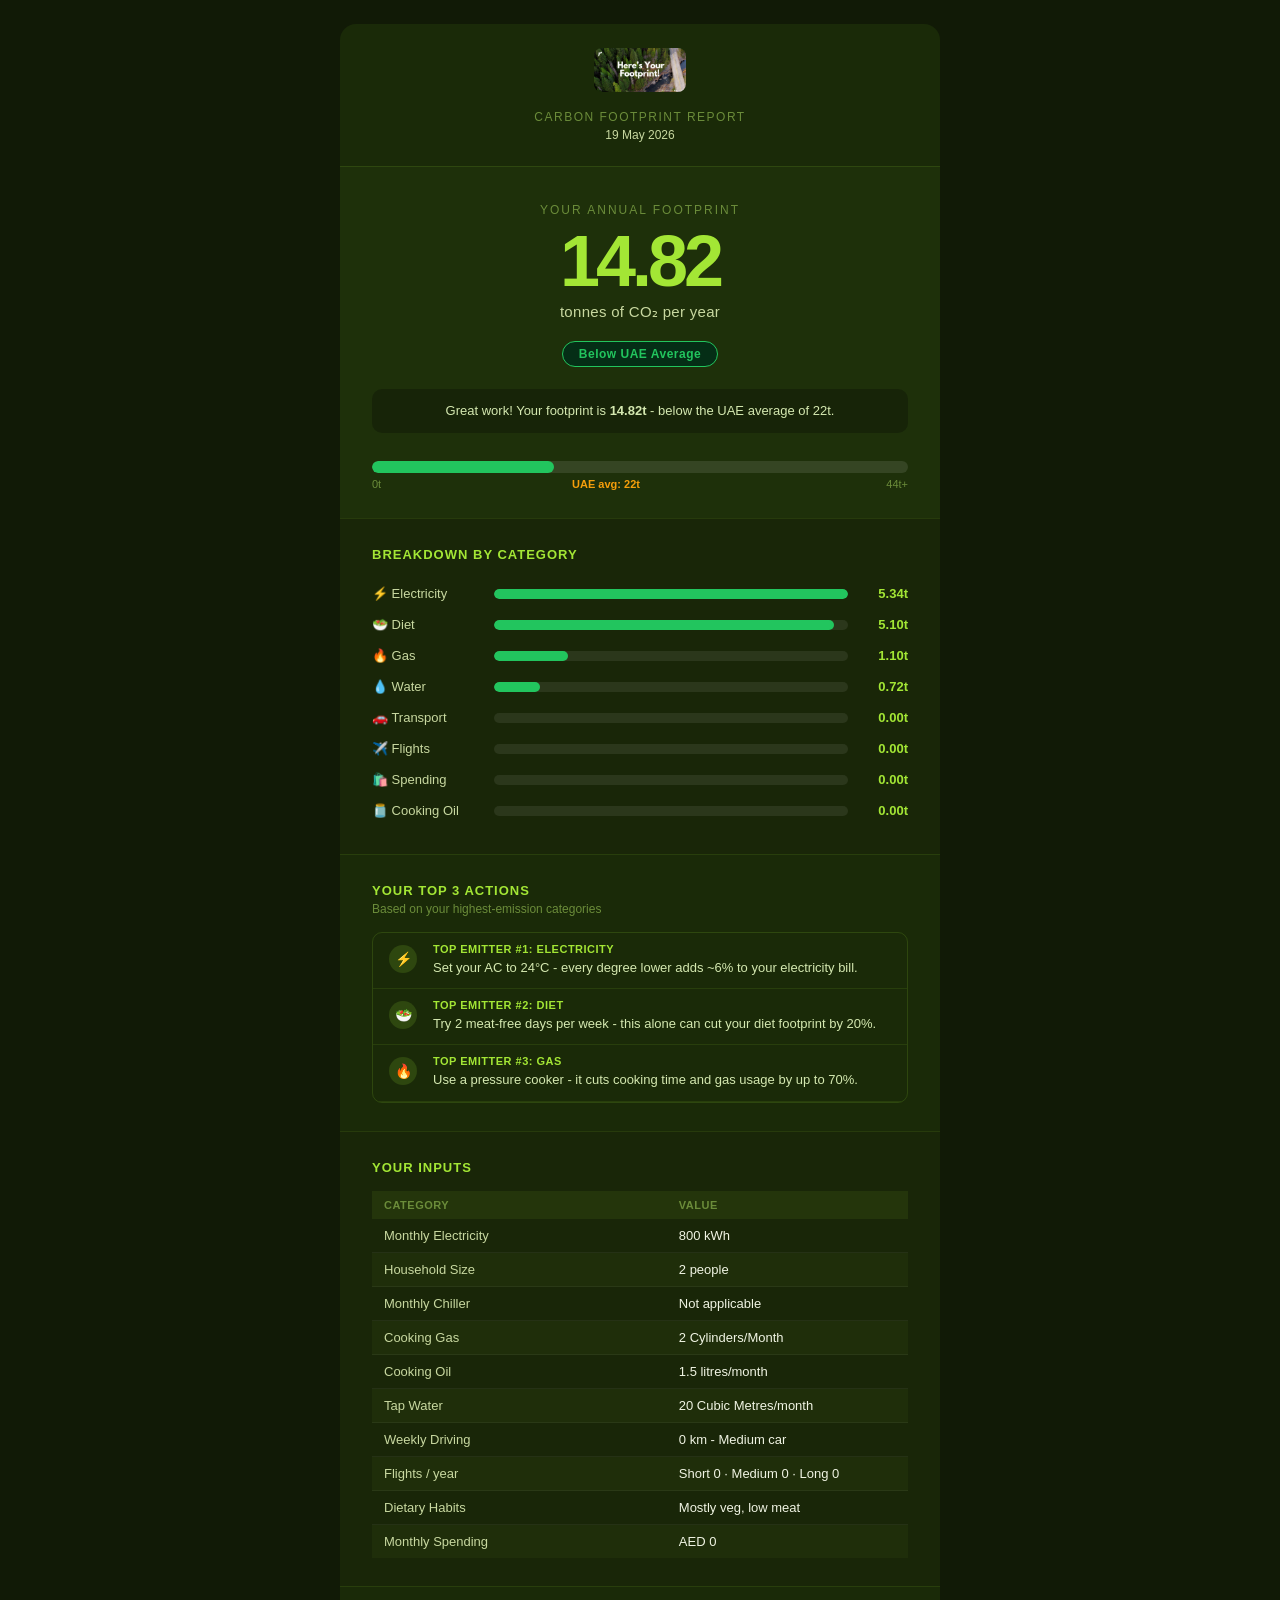
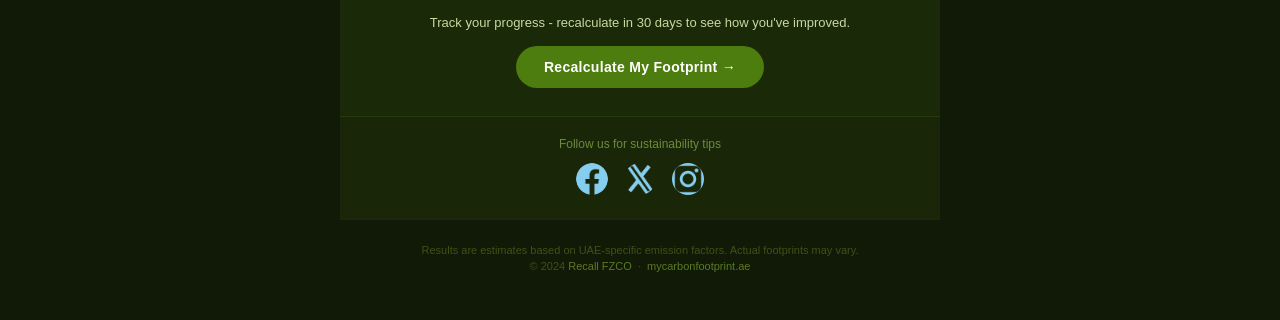
<file: email-preview.html>
<!DOCTYPE html>
<html lang="en">
<head>
<meta charset="UTF-8">
<meta name="viewport" content="width=device-width,initial-scale=1.0">
<title>Email Preview - New Design</title>
</head>
<body style="margin:0;padding:0;background:#111a06;font-family:Arial,Helvetica,sans-serif;">
<table width="100%" cellpadding="0" cellspacing="0" border="0" style="background:#111a06;padding:24px 16px;">
  <tr><td align="center">
  <table width="600" cellpadding="0" cellspacing="0" border="0" style="max-width:600px;width:100%;">

    <!-- HEADER -->
    <tr>
      <td style="background:#1a2a08;border-radius:16px 16px 0 0;padding:24px 32px;text-align:center;border-bottom:1px solid rgba(163,230,53,0.15);">
        <img src="images/image_co.jpg" alt="My Carbon Footprint UAE" height="44" style="display:inline-block;border-radius:8px;" onerror="this.style.display='none'">
        <div style="color:#6b8c3a;font-size:12px;letter-spacing:1.5px;text-transform:uppercase;margin-top:14px;">Carbon Footprint Report</div>
        <div style="color:#c8d8a0;font-size:12px;margin-top:4px;">19 May 2026</div>
      </td>
    </tr>

    <!-- SCORE HERO -->
    <tr>
      <td style="background:#1e300a;padding:36px 32px 28px;text-align:center;">
        <div style="color:#6b8c3a;font-size:12px;letter-spacing:2px;text-transform:uppercase;margin-bottom:8px;">Your Annual Footprint</div>
        <div style="font-size:72px;font-weight:900;color:#a3e635;line-height:1;letter-spacing:-4px;">14.82</div>
        <div style="color:#c8d8a0;font-size:15px;margin-top:6px;letter-spacing:0.3px;">tonnes of CO&#8322; per year</div>
        <div style="margin-top:20px;">
          <span style="display:inline-block;background:#052e16;color:#22c55e;border:1px solid #22c55e;border-radius:20px;padding:5px 16px;font-size:12px;font-weight:700;letter-spacing:0.5px;">Below UAE Average</span>
        </div>
        <div style="margin-top:22px;font-size:13px;color:#d4e8b0;background:rgba(0,0,0,0.25);border-radius:10px;padding:12px 16px;line-height:1.55;">
          Great work! Your footprint is <strong>14.82t</strong> - below the UAE average of 22t.
        </div>
      </td>
    </tr>

    <!-- GAUGE -->
    <tr>
      <td style="background:#1e300a;padding:0 32px 28px;">
        <table width="100%" cellpadding="0" cellspacing="0" border="0">
          <tr>
            <td style="background:rgba(255,255,255,0.1);border-radius:8px;height:12px;overflow:hidden;">
              <div style="background:#22c55e;width:34%;height:12px;border-radius:8px;"></div>
            </td>
          </tr>
          <tr>
            <td>
              <table width="100%" cellpadding="0" cellspacing="0" border="0">
                <tr>
                  <td style="color:#6b8c3a;font-size:11px;padding-top:5px;">0t</td>
                  <td style="text-align:center;color:#f59e0b;font-size:11px;font-weight:700;padding-top:5px;">UAE avg: 22t</td>
                  <td style="text-align:right;color:#6b8c3a;font-size:11px;padding-top:5px;">44t+</td>
                </tr>
              </table>
            </td>
          </tr>
        </table>
      </td>
    </tr>

    <!-- CATEGORY BREAKDOWN -->
    <tr>
      <td style="background:#192608;padding:28px 32px;border-top:1px solid rgba(163,230,53,0.1);">
        <div style="color:#a3e635;font-size:13px;font-weight:700;text-transform:uppercase;letter-spacing:1px;margin-bottom:16px;">Breakdown by Category</div>
        <table width="100%" cellpadding="0" cellspacing="0" border="0">
          <!-- Electricity 5.34t = 100% -->
          <tr>
            <td style="padding:8px 0;width:110px;color:#c8d8a0;font-size:13px;white-space:nowrap;">⚡&nbsp;Electricity</td>
            <td style="padding:8px 12px;">
              <div style="background:rgba(255,255,255,0.08);border-radius:5px;height:10px;overflow:hidden;">
                <div style="background:#22c55e;width:100%;height:10px;border-radius:5px;"></div>
              </div>
            </td>
            <td style="padding:8px 0;width:48px;text-align:right;color:#a3e635;font-size:13px;font-weight:700;white-space:nowrap;">5.34t</td>
          </tr>
          <!-- Diet 5.10t = 96% -->
          <tr>
            <td style="padding:8px 0;width:110px;color:#c8d8a0;font-size:13px;white-space:nowrap;">🥗&nbsp;Diet</td>
            <td style="padding:8px 12px;">
              <div style="background:rgba(255,255,255,0.08);border-radius:5px;height:10px;overflow:hidden;">
                <div style="background:#22c55e;width:96%;height:10px;border-radius:5px;"></div>
              </div>
            </td>
            <td style="padding:8px 0;width:48px;text-align:right;color:#a3e635;font-size:13px;font-weight:700;white-space:nowrap;">5.10t</td>
          </tr>
          <!-- Gas 1.10t = 21% -->
          <tr>
            <td style="padding:8px 0;width:110px;color:#c8d8a0;font-size:13px;white-space:nowrap;">🔥&nbsp;Gas</td>
            <td style="padding:8px 12px;">
              <div style="background:rgba(255,255,255,0.08);border-radius:5px;height:10px;overflow:hidden;">
                <div style="background:#22c55e;width:21%;height:10px;border-radius:5px;"></div>
              </div>
            </td>
            <td style="padding:8px 0;width:48px;text-align:right;color:#a3e635;font-size:13px;font-weight:700;white-space:nowrap;">1.10t</td>
          </tr>
          <!-- Water 0.72t = 13% -->
          <tr>
            <td style="padding:8px 0;width:110px;color:#c8d8a0;font-size:13px;white-space:nowrap;">💧&nbsp;Water</td>
            <td style="padding:8px 12px;">
              <div style="background:rgba(255,255,255,0.08);border-radius:5px;height:10px;overflow:hidden;">
                <div style="background:#22c55e;width:13%;height:10px;border-radius:5px;"></div>
              </div>
            </td>
            <td style="padding:8px 0;width:48px;text-align:right;color:#a3e635;font-size:13px;font-weight:700;white-space:nowrap;">0.72t</td>
          </tr>
          <!-- Transport 0.00t -->
          <tr>
            <td style="padding:8px 0;width:110px;color:#c8d8a0;font-size:13px;white-space:nowrap;">🚗&nbsp;Transport</td>
            <td style="padding:8px 12px;">
              <div style="background:rgba(255,255,255,0.08);border-radius:5px;height:10px;overflow:hidden;"></div>
            </td>
            <td style="padding:8px 0;width:48px;text-align:right;color:#a3e635;font-size:13px;font-weight:700;white-space:nowrap;">0.00t</td>
          </tr>
          <!-- Flights 0.00t -->
          <tr>
            <td style="padding:8px 0;width:110px;color:#c8d8a0;font-size:13px;white-space:nowrap;">✈️&nbsp;Flights</td>
            <td style="padding:8px 12px;">
              <div style="background:rgba(255,255,255,0.08);border-radius:5px;height:10px;overflow:hidden;"></div>
            </td>
            <td style="padding:8px 0;width:48px;text-align:right;color:#a3e635;font-size:13px;font-weight:700;white-space:nowrap;">0.00t</td>
          </tr>
          <!-- Spending 0.00t -->
          <tr>
            <td style="padding:8px 0;width:110px;color:#c8d8a0;font-size:13px;white-space:nowrap;">🛍️&nbsp;Spending</td>
            <td style="padding:8px 12px;">
              <div style="background:rgba(255,255,255,0.08);border-radius:5px;height:10px;overflow:hidden;"></div>
            </td>
            <td style="padding:8px 0;width:48px;text-align:right;color:#a3e635;font-size:13px;font-weight:700;white-space:nowrap;">0.00t</td>
          </tr>
          <!-- Cooking Oil 0.00t -->
          <tr>
            <td style="padding:8px 0;width:110px;color:#c8d8a0;font-size:13px;white-space:nowrap;">🫙&nbsp;Cooking Oil</td>
            <td style="padding:8px 12px;">
              <div style="background:rgba(255,255,255,0.08);border-radius:5px;height:10px;overflow:hidden;"></div>
            </td>
            <td style="padding:8px 0;width:48px;text-align:right;color:#a3e635;font-size:13px;font-weight:700;white-space:nowrap;">0.00t</td>
          </tr>
        </table>
      </td>
    </tr>

    <!-- PERSONALISED TIPS -->
    <tr>
      <td style="background:#1a2a08;padding:28px 32px;border-top:1px solid rgba(163,230,53,0.1);">
        <div style="color:#a3e635;font-size:13px;font-weight:700;text-transform:uppercase;letter-spacing:1px;margin-bottom:4px;">Your Top 3 Actions</div>
        <div style="color:#6b8c3a;font-size:12px;margin-bottom:16px;">Based on your highest-emission categories</div>
        <table width="100%" cellpadding="0" cellspacing="0" border="0" style="border:1px solid rgba(163,230,53,0.15);border-radius:10px;overflow:hidden;">
          <tr>
            <td style="padding:10px 16px;border-bottom:1px solid rgba(163,230,53,0.1);">
              <table width="100%" cellpadding="0" cellspacing="0" border="0">
                <tr>
                  <td style="width:32px;vertical-align:top;padding-top:2px;">
                    <div style="width:28px;height:28px;border-radius:50%;background:rgba(163,230,53,0.15);text-align:center;line-height:28px;font-size:14px;">⚡</div>
                  </td>
                  <td style="padding-left:12px;vertical-align:top;">
                    <div style="color:#a3e635;font-size:11px;font-weight:700;text-transform:uppercase;letter-spacing:0.5px;margin-bottom:3px;">Top emitter #1: Electricity</div>
                    <div style="color:#d4e8b0;font-size:13px;line-height:1.55;">Set your AC to 24°C - every degree lower adds ~6% to your electricity bill.</div>
                  </td>
                </tr>
              </table>
            </td>
          </tr>
          <tr>
            <td style="padding:10px 16px;border-bottom:1px solid rgba(163,230,53,0.1);">
              <table width="100%" cellpadding="0" cellspacing="0" border="0">
                <tr>
                  <td style="width:32px;vertical-align:top;padding-top:2px;">
                    <div style="width:28px;height:28px;border-radius:50%;background:rgba(163,230,53,0.15);text-align:center;line-height:28px;font-size:14px;">🥗</div>
                  </td>
                  <td style="padding-left:12px;vertical-align:top;">
                    <div style="color:#a3e635;font-size:11px;font-weight:700;text-transform:uppercase;letter-spacing:0.5px;margin-bottom:3px;">Top emitter #2: Diet</div>
                    <div style="color:#d4e8b0;font-size:13px;line-height:1.55;">Try 2 meat-free days per week - this alone can cut your diet footprint by 20%.</div>
                  </td>
                </tr>
              </table>
            </td>
          </tr>
          <tr>
            <td style="padding:10px 16px;border-bottom:1px solid rgba(163,230,53,0.1);">
              <table width="100%" cellpadding="0" cellspacing="0" border="0">
                <tr>
                  <td style="width:32px;vertical-align:top;padding-top:2px;">
                    <div style="width:28px;height:28px;border-radius:50%;background:rgba(163,230,53,0.15);text-align:center;line-height:28px;font-size:14px;">🔥</div>
                  </td>
                  <td style="padding-left:12px;vertical-align:top;">
                    <div style="color:#a3e635;font-size:11px;font-weight:700;text-transform:uppercase;letter-spacing:0.5px;margin-bottom:3px;">Top emitter #3: Gas</div>
                    <div style="color:#d4e8b0;font-size:13px;line-height:1.55;">Use a pressure cooker - it cuts cooking time and gas usage by up to 70%.</div>
                  </td>
                </tr>
              </table>
            </td>
          </tr>
        </table>
      </td>
    </tr>

    <!-- INPUT SUMMARY -->
    <tr>
      <td style="background:#192608;padding:28px 32px;border-top:1px solid rgba(163,230,53,0.1);">
        <div style="color:#a3e635;font-size:13px;font-weight:700;text-transform:uppercase;letter-spacing:1px;margin-bottom:16px;">Your Inputs</div>
        <table width="100%" cellpadding="0" cellspacing="0" border="0" style="font-size:13px;">
          <tr style="background:rgba(163,230,53,0.08);">
            <td style="padding:8px 12px;color:#6b8c3a;font-weight:700;font-size:11px;text-transform:uppercase;letter-spacing:0.5px;width:55%;">Category</td>
            <td style="padding:8px 12px;color:#6b8c3a;font-weight:700;font-size:11px;text-transform:uppercase;letter-spacing:0.5px;">Value</td>
          </tr>
          <tr><td style="padding:9px 12px;color:#c8d8a0;border-bottom:1px solid rgba(255,255,255,0.05);">Monthly Electricity</td><td style="padding:9px 12px;color:#f0f4e3;border-bottom:1px solid rgba(255,255,255,0.05);">800 kWh</td></tr>
          <tr style="background:rgba(163,230,53,0.04);"><td style="padding:9px 12px;color:#c8d8a0;border-bottom:1px solid rgba(255,255,255,0.05);">Household Size</td><td style="padding:9px 12px;color:#f0f4e3;border-bottom:1px solid rgba(255,255,255,0.05);">2 people</td></tr>
          <tr><td style="padding:9px 12px;color:#c8d8a0;border-bottom:1px solid rgba(255,255,255,0.05);">Monthly Chiller</td><td style="padding:9px 12px;color:#f0f4e3;border-bottom:1px solid rgba(255,255,255,0.05);">Not applicable</td></tr>
          <tr style="background:rgba(163,230,53,0.04);"><td style="padding:9px 12px;color:#c8d8a0;border-bottom:1px solid rgba(255,255,255,0.05);">Cooking Gas</td><td style="padding:9px 12px;color:#f0f4e3;border-bottom:1px solid rgba(255,255,255,0.05);">2 Cylinders/Month</td></tr>
          <tr><td style="padding:9px 12px;color:#c8d8a0;border-bottom:1px solid rgba(255,255,255,0.05);">Cooking Oil</td><td style="padding:9px 12px;color:#f0f4e3;border-bottom:1px solid rgba(255,255,255,0.05);">1.5 litres/month</td></tr>
          <tr style="background:rgba(163,230,53,0.04);"><td style="padding:9px 12px;color:#c8d8a0;border-bottom:1px solid rgba(255,255,255,0.05);">Tap Water</td><td style="padding:9px 12px;color:#f0f4e3;border-bottom:1px solid rgba(255,255,255,0.05);">20 Cubic Metres/month</td></tr>
          <tr><td style="padding:9px 12px;color:#c8d8a0;border-bottom:1px solid rgba(255,255,255,0.05);">Weekly Driving</td><td style="padding:9px 12px;color:#f0f4e3;border-bottom:1px solid rgba(255,255,255,0.05);">0 km - Medium car</td></tr>
          <tr style="background:rgba(163,230,53,0.04);"><td style="padding:9px 12px;color:#c8d8a0;border-bottom:1px solid rgba(255,255,255,0.05);">Flights / year</td><td style="padding:9px 12px;color:#f0f4e3;border-bottom:1px solid rgba(255,255,255,0.05);">Short 0 · Medium 0 · Long 0</td></tr>
          <tr><td style="padding:9px 12px;color:#c8d8a0;border-bottom:1px solid rgba(255,255,255,0.05);">Dietary Habits</td><td style="padding:9px 12px;color:#f0f4e3;border-bottom:1px solid rgba(255,255,255,0.05);">Mostly veg, low meat</td></tr>
          <tr style="background:rgba(163,230,53,0.04);"><td style="padding:9px 12px;color:#c8d8a0;">Monthly Spending</td><td style="padding:9px 12px;color:#f0f4e3;">AED 0</td></tr>
        </table>
      </td>
    </tr>

    <!-- CTA -->
    <tr>
      <td style="background:#1a2a08;padding:28px 32px;text-align:center;border-top:1px solid rgba(163,230,53,0.1);">
        <div style="color:#c8d8a0;font-size:13px;margin-bottom:16px;">Track your progress - recalculate in 30 days to see how you've improved.</div>
        <a href="https://mycarbonfootprint.ae" style="display:inline-block;background:#4d7c0f;color:#ffffff;text-decoration:none;padding:13px 28px;border-radius:25px;font-size:14px;font-weight:700;letter-spacing:0.3px;">Recalculate My Footprint →</a>
      </td>
    </tr>

    <!-- SOCIAL -->
    <tr>
      <td style="background:#192608;padding:20px 32px;text-align:center;border-top:1px solid rgba(163,230,53,0.1);">
        <div style="color:#6b8c3a;font-size:12px;margin-bottom:12px;">Follow us for sustainability tips</div>
        <a href="#" style="display:inline-block;margin:0 6px;"><img src="images/Facebook_icon.png" alt="Facebook" width="32" height="32" style="border-radius:50%;" onerror="this.style.opacity='0.3'"></a>
        <a href="#" style="display:inline-block;margin:0 6px;"><img src="images/Twitter__icon.png" alt="X" width="32" height="32" style="border-radius:50%;" onerror="this.style.opacity='0.3'"></a>
        <a href="#" style="display:inline-block;margin:0 6px;"><img src="images/instgram__icon.png" alt="Instagram" width="32" height="32" style="border-radius:50%;" onerror="this.style.opacity='0.3'"></a>
      </td>
    </tr>

    <!-- FOOTER -->
    <tr>
      <td style="background:#111a06;border-radius:0 0 16px 16px;padding:20px 32px;text-align:center;border-top:1px solid rgba(163,230,53,0.08);">
        <p style="color:#3d5218;font-size:11px;margin:4px 0;">Results are estimates based on UAE-specific emission factors. Actual footprints may vary.</p>
        <p style="color:#3d5218;font-size:11px;margin:4px 0;">&copy; 2024 <a href="https://recallearth.ae/" style="color:#5a7a22;text-decoration:none;">Recall FZCO</a> &nbsp;·&nbsp; <a href="https://mycarbonfootprint.ae" style="color:#5a7a22;text-decoration:none;">mycarbonfootprint.ae</a></p>
      </td>
    </tr>

  </table>
  </td></tr>
</table>
</body>
</html>
</file>
